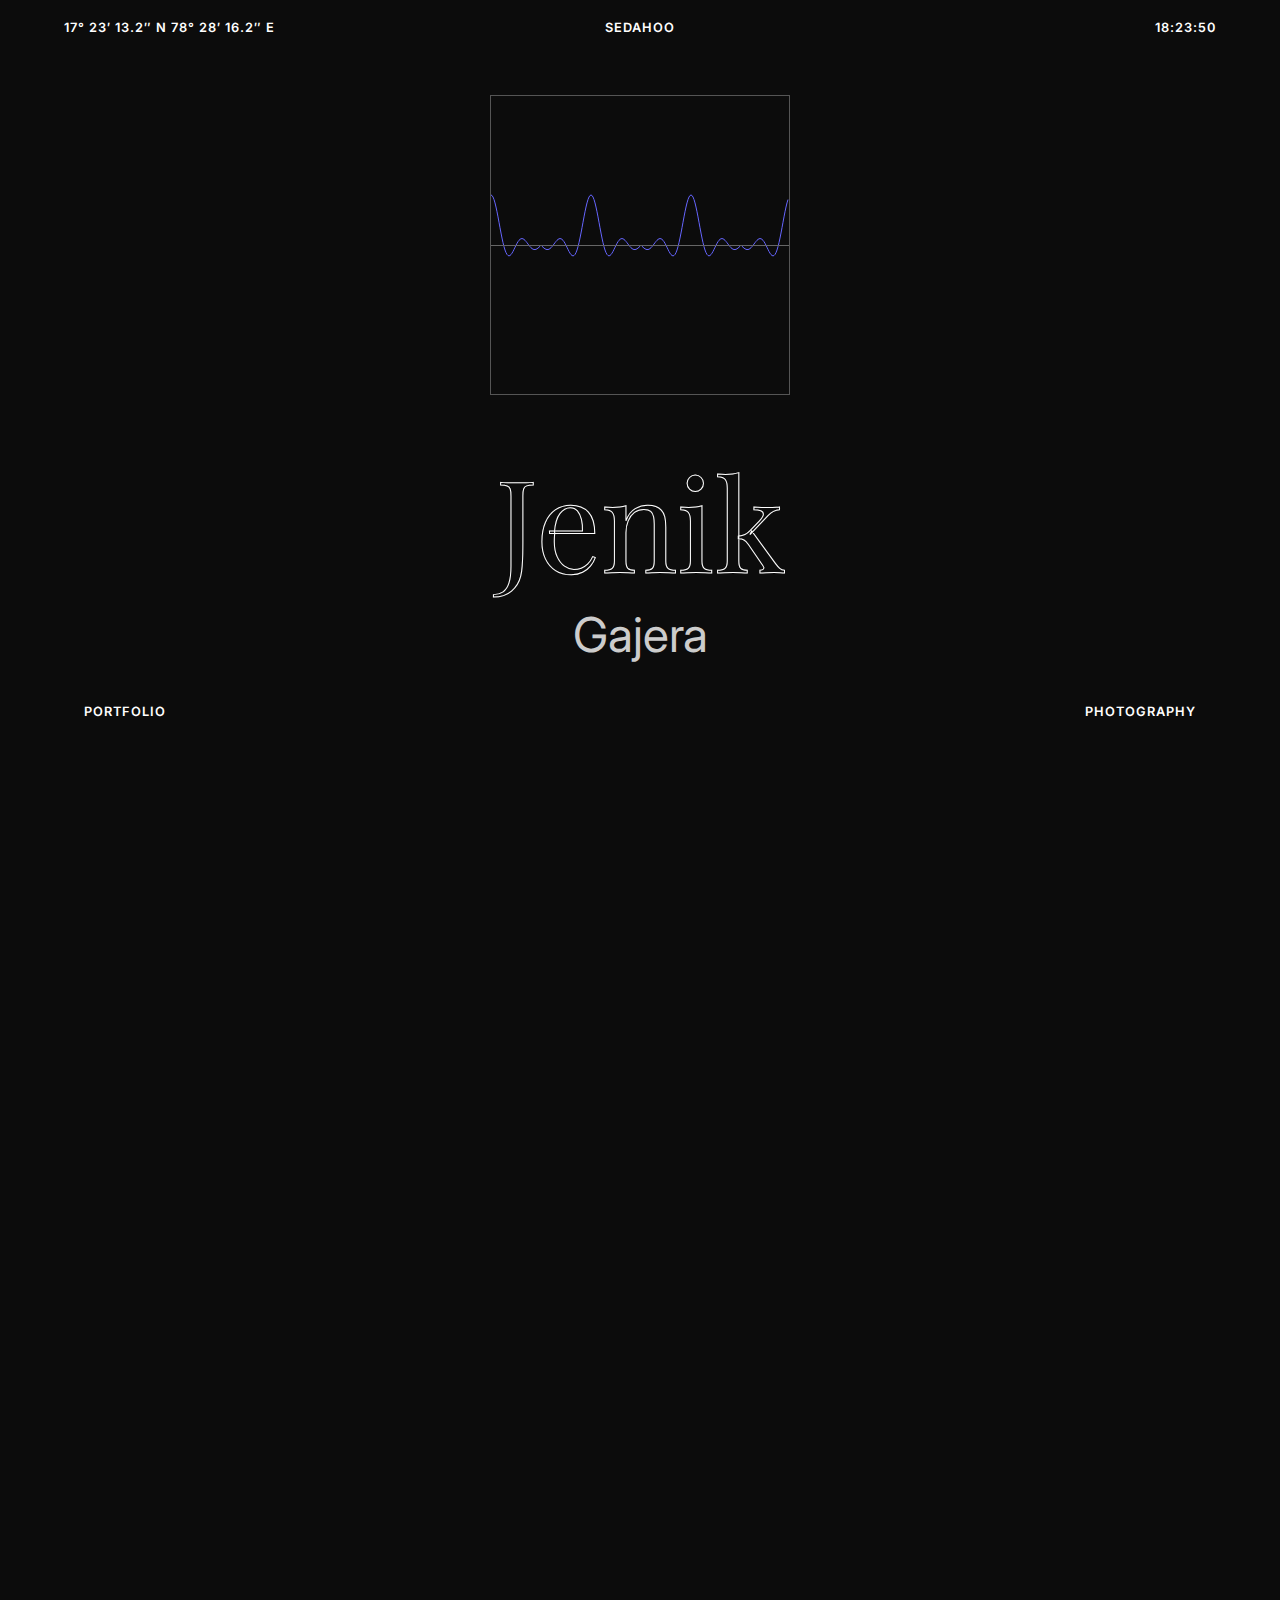
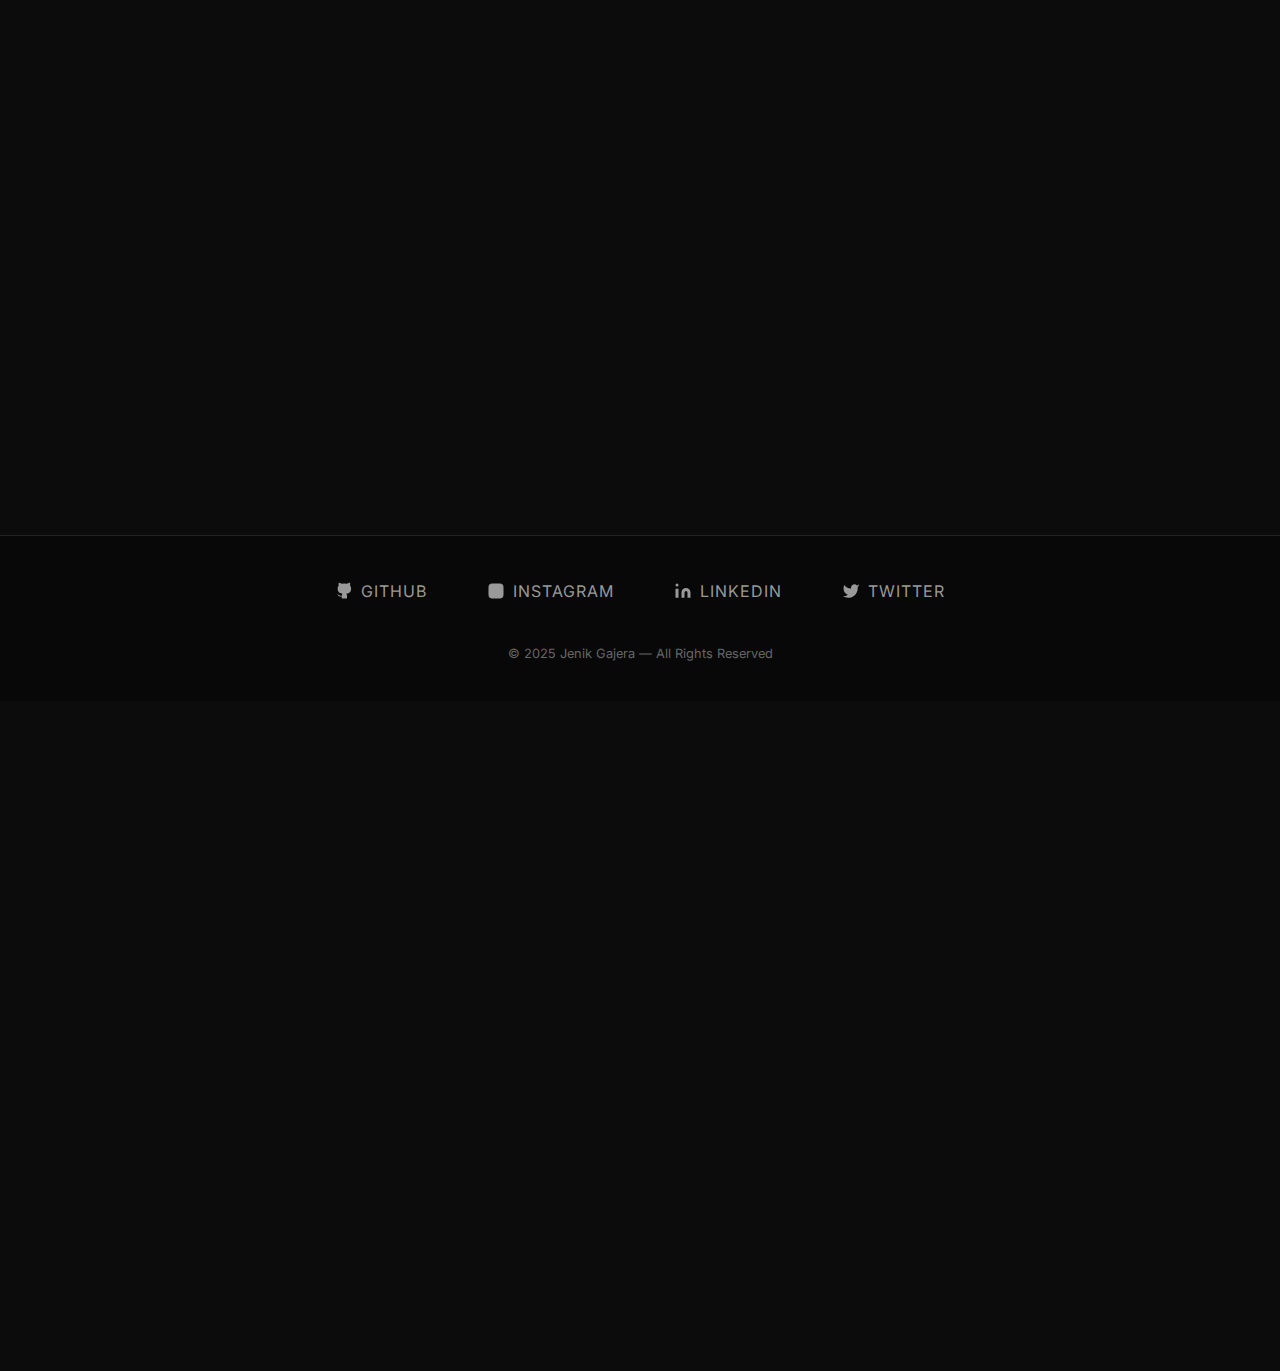
<file: index.html>
<!DOCTYPE html>
<html lang="en">
<head>
  <meta charset="UTF-8" />
  <meta name="viewport" content="width=device-width, initial-scale=1.0"/>
  <title>Jenik Gajera</title>
  <!-- Fonts: Playfair for name, Inter for text, Poppins for big headings -->
  <link href="https://fonts.googleapis.com/css2?family=Playfair+Display:wght@600&family=Inter:wght@400;700&family=Poppins:wght@700&display=swap" rel="stylesheet">
  <link rel="stylesheet" href="style.css" />
</head>
<body>
  <div class="wrapper">
    <div class="top-bar">
      <div class="coords">17° 23′ 13.2″ N 78° 28′ 16.2″ E</div>
      <div class="center">SEDAHOO</div>
      <div id="clock">--:--:--</div>
    </div>

    <!-- Sticky Navigation Bar - Shows when scrolling past the hero section -->
    <div class="sticky-bar" id="stickyBar">
      <div>PORTFOLIO</div>
      <div class="center">SEDAHOO</div>
      <div>PHOTOGRAPHY</div>
    </div>

    <div class="content">
      <div class="graphic-box">
        <canvas id="lineCanvas"></canvas>
        <div class="v-axis"></div>
        <div class="h-axis"></div>
      </div>
      <div class="name">
        <div class="jenik">Jenik</div>
        <div class="gajera">Gajera</div>
      </div>
      <div class="bottom-bar">
        <div>PORTFOLIO</div>
        <div>PHOTOGRAPHY</div>
      </div>
    </div>

    <!-- Fixed About Me Section -->
    <section class="about-section">
      <div class="about-heading">
        <h2>About Me</h2>
      </div>
      <div class="about-text">
        <p>
          I'm <span class="accent">Jenik Gajera</span>—a creative coder who turns math into motion,
          pixels into play, and ideas into interactive experiences. Whether I'm sketching functions
          on canvas or designing thoughtful interfaces, I keep it clean, intentional, and alive.
        </p>
        <p>
          Currently exploring new algorithms at IIIT‑Hyderabad and capturing life through my lens.
          This site is my playground—dive in, tinker, and connect!
        </p>
      </div>
    </section>
    
    <!-- Education Section - New -->
    <section class="education-section">
      <div class="education-heading">
        <h2>Education</h2>
      </div>
      <div class="education-timeline">
        <div class="education-item">
          <div class="education-year">2024 - Present</div>
          <div class="education-degree">B.Tech in Computer Science and Engineering</div>
          <div class="education-institution">International Institute of Information Technology, Hyderabad</div>
          <div class="education-details">
            Currently pursuing my bachelor's degree with a focus on algorithms and creative computing.
          </div>
        </div>
        
        <div class="education-item">
          <div class="education-year">2024</div>
          <div class="education-degree">Higher Secondary Education (Class 12)</div>
          <div class="education-institution">Central Board of Secondary Education</div>
          <div class="education-details">
            Completed with excellent academic standing and active participation in coding competitions.
          </div>
        </div>
      </div>
    </section>

    <!-- Technical Skills Section - Modified with expertise levels -->
    <section class="skills-section" >
      <div class="skills-heading">
        <h2>Technical Skills</h2>
      </div>
      
      <div class="expertise-container">
        <!-- Expert Level -->
        <div class="expertise-level">
          <h3 class="expertise-title">Expert</h3>
          <div class="skills-grid">
            <div class="skill-category">
              <h3>Development</h3>
              <ul>
                <li>HTML5 & CSS3</li>
                <li>JavaScript (ES6+)</li>
                <li>Canvas Animation</li>
              </ul>
            </div>
            
            <div class="skill-category">
              <h3>Creative</h3>
              <ul>
                <li>UI/UX Design</li>
                <li>Photography</li>
                <li>Visual Composition</li>
              </ul>
            </div>
          </div>
        </div>
        
        <!-- Familiar Level -->
        <div class="expertise-level">
          <h3 class="expertise-title">Familiar</h3>
          <div class="skills-grid">
            <div class="skill-category">
              <h3>Programming</h3>
              <ul>
                <li>Python</li>
                <li>C++</li>
                <li>Data Structures</li>
              </ul>
            </div>
            
            <div class="skill-category">
              <h3>Web Technologies</h3>
              <ul>
                <li>React.js</li>
                <li>Node.js</li>
                <li>Git & GitHub</li>
              </ul>
            </div>
          </div>
        </div>
        
        <!-- Learning Level -->
        <div class="expertise-level">
          <h3 class="expertise-title">Learning</h3>
          <div class="skills-grid">
            <div class="skill-category">
              <h3>Advanced Topics</h3>
              <ul>
                <li>Machine Learning</li>
                <li>Cloud Computing</li>
                <li>Advanced Algorithms</li>
              </ul>
            </div>
            
            <div class="skill-category">
              <h3>Tools & Frameworks</h3>
              <ul>
                <li>TensorFlow</li>
                <li>Docker</li>
                <li>WebGL</li>
              </ul>
            </div>
          </div>
        </div>
      </div>
    </section>

    <section class="photos-section">
      <div class="photos-heading">
        <h2>My Photos</h2>
      </div>
      <div class="photos-grid">
        <div class="photo-item">
          <img src="photo1.jpeg" alt="Photo 1" />
        </div>
        <div class="photo-item">
          <img src="photo2.PNG" alt="Photo 2" />
        </div>
        <div class="photo-item">
          <img src="photo3.jpg" alt="Photo 3" />
        </div>
      </div>
    </section>

    <!-- Email Contact Section with CV Download -->
    <section class="contact-section">
      <div class="contact-heading">
        <h2>Get In Touch</h2>
      </div>
      <div class="email-box" id="emailCopy">
        <span class="email-address">jenik.gajera@research.iiit.ac.in</span>
        <span class="email-copy">COPY</span>
      </div>
      
      <!-- CV Download Button -->
      <a href="Jenik_Gajera_Resume.pdf" class="cv-download">
        <svg xmlns="http://www.w3.org/2000/svg" width="16" height="16" viewBox="0 0 24 24" fill="none" stroke="currentColor" stroke-width="2" stroke-linecap="round" stroke-linejoin="round">
          <path d="M21 15v4a2 2 0 0 1-2 2H5a2 2 0 0 1-2-2v-4"></path>
          <polyline points="7 10 12 15 17 10"></polyline>
          <line x1="12" y1="15" x2="12" y2="3"></line>
        </svg>
        DOWNLOAD CV
      </a>
      
      <div class="copy-notification" id="copyNotification">Email copied to clipboard!</div>
    </section>
  </div>

  <!-- Social Footer -->
  <footer class="social-footer" id="stickyBar">
    <div class="footer-content">
      <div class="social-links">
        <a href="https://github.com/Sedahoo" target="_blank" class="social-link">
          <svg class="social-icon" xmlns="http://www.w3.org/2000/svg" viewBox="0 0 24 24">
            <path d="M9 19c-5 1.5-5-2.5-7-3m14 6v-3.87a3.37 3.37 0 0 0-.94-2.61c3.14-.35 6.44-1.54 6.44-7A5.44 5.44 0 0 0 20 4.77 5.07 5.07 0 0 0 19.91 1S18.73.65 16 2.48a13.38 13.38 0 0 0-7 0C6.27.65 5.09 1 5.09 1A5.07 5.07 0 0 0 5 4.77a5.44 5.44 0 0 0-1.5 3.78c0 5.42 3.3 6.61 6.44 7A3.37 3.37 0 0 0 9 18.13V22"></path>
          </svg>
          GitHub
        </a>
        <a href="https://www.instagram.com/jenik_gajera" target="_blank" class="social-link">
          <svg class="social-icon" xmlns="http://www.w3.org/2000/svg" viewBox="0 0 24 24">
            <rect x="2" y="2" width="20" height="20" rx="5" ry="5"></rect>
            <path d="M16 11.37A4 4 0 1 1 12.63 8 4 4 0 0 1 16 11.37z"></path>
            <line x1="17.5" y1="6.5" x2="17.51" y2="6.5"></line>
          </svg>
          Instagram
        </a>
        <a href="https://www.linkedin.com/in/jenik-gajera-9a889a338/" target="_blank" class="social-link">
          <svg class="social-icon" xmlns="http://www.w3.org/2000/svg" viewBox="0 0 24 24">
            <path d="M16 8a6 6 0 0 1 6 6v7h-4v-7a2 2 0 0 0-2-2 2 2 0 0 0-2 2v7h-4v-7a6 6 0 0 1 6-6z"></path>
            <rect x="2" y="9" width="4" height="12"></rect>
            <circle cx="4" cy="4" r="2"></circle>
          </svg>
          LinkedIn
        </a>
        <a href="https://x.com/JenikGajera1" target="_blank" class="social-link">
          <svg class="social-icon" xmlns="http://www.w3.org/2000/svg" viewBox="0 0 24 24">
            <path d="M23 3a10.9 10.9 0 0 1-3.14 1.53 4.48 4.48 0 0 0-7.86 3v1A10.66 10.66 0 0 1 3 4s-4 9 5 13a11.64 11.64 0 0 1-7 2c9 5 20 0 20-11.5a4.5 4.5 0 0 0-.08-.83A7.72 7.72 0 0 0 23 3z"></path>
          </svg>
          Twitter
        </a>
      </div>
      <div class="copyright">© 2025 Jenik Gajera — All Rights Reserved</div>
    </div>
  </footer>

  <script>
    // Clock
    function updateClock() {
      document.getElementById('clock').textContent =
        new Date().toLocaleTimeString([], {hour12:false});
    }
    setInterval(updateClock,1000);
    updateClock();

    // Canvas animation
    const canvas = document.getElementById("lineCanvas"),
          ctx = canvas.getContext("2d");
    canvas.width = canvas.offsetWidth;
    canvas.height = canvas.offsetHeight;
    let t = 0;
    function drawFunction(){
      ctx.clearRect(0,0,canvas.width,canvas.height);
      ctx.beginPath();
      ctx.strokeStyle="#66f";
      ctx.lineWidth=1;
      for(let x=0;x<canvas.width;x++){
        let c=(x+t)%100-50;
        if(c===0) c=0.0001;
        const y=(canvas.height/2)-200*Math.sin(0.25*c)/c;
        x===0?ctx.moveTo(x,y):ctx.lineTo(x,y);
      }
      ctx.stroke();
      t++;
      requestAnimationFrame(drawFunction);
    }
    drawFunction();
    
    // Email copy functionality
    document.getElementById('emailCopy').addEventListener('click', function() {
      const emailText = document.querySelector('.email-address').textContent;
      navigator.clipboard.writeText(emailText).then(() => {
        const notification = document.getElementById('copyNotification');
        notification.style.transform = 'translateX(-50%) translateY(0)';
        notification.style.opacity = '1';
        
        setTimeout(() => {
          notification.style.transform = 'translateX(-50%) translateY(100px)';
          notification.style.opacity = '0';
        }, 2000);
      });
    });
    
    // Sticky nav bar functionality
    window.addEventListener('scroll', function() {
      const stickyBar = document.getElementById('stickyBar');
      const contentSection = document.querySelector('.content');
      
      // Show sticky bar after scrolling past the hero section
      if (window.scrollY > contentSection.offsetHeight - 100) {
        stickyBar.classList.add('visible');
      } else {
        stickyBar.classList.remove('visible');
      }
    });
    
    // Add scroll reveal animations
    window.addEventListener('DOMContentLoaded', () => {
      const sections = document.querySelectorAll('section');
      
      const observer = new IntersectionObserver((entries) => {
        entries.forEach(entry => {
          if (entry.isIntersecting) {
            entry.target.classList.add('visible');
          }
        });
      }, { threshold: 0.1 });
      
      sections.forEach(section => {
        section.style.opacity = '0';
        section.style.transform = 'translateY(30px)';
        section.style.transition = 'opacity 0.6s ease, transform 0.6s ease';
        observer.observe(section);
      });
    });
  </script>
  <script>
    function getEventObjectType(target) {
      if (target.tagName === 'IMG') return 'image';
      if (target.tagName === 'A') return 'link';
      if (target.tagName === 'BUTTON') return 'button';
      if (target.tagName === 'INPUT' || target.tagName === 'TEXTAREA') return 'text input';
      if (target.tagName === 'DIV' && target.className.includes('email-box')) return 'email box';
      return 'text';
    }
  
    // Log page load
    window.addEventListener('DOMContentLoaded', () => {
      const timestamp = new Date().toISOString();
      console.log(`${timestamp}, view, page loaded`);
  
      // Set up view tracking for visible elements
      const observer = new IntersectionObserver((entries) => {
        entries.forEach(entry => {
          if (entry.isIntersecting) {
            const timestamp = new Date().toISOString();
            const type = getEventObjectType(entry.target);
            console.log(`${timestamp}, view, ${type}`);
            // DO NOT unobserve — keep tracking it
          }
        });
      }, {
        threshold: 0.5, // fire when 50% visible
      });
  
      // Observe all relevant elements
      document.querySelectorAll('img, a, button, input, textarea, .email-box, p, span, h1, h2, h3, h4, h5, h6').forEach(el => {
        observer.observe(el);
      });
    });
  
    // Log clicks
    document.addEventListener('click', (e) => {
      const timestamp = new Date().toISOString();
      const type = getEventObjectType(e.target);
      console.log(`${timestamp}, click, ${type}`);
    });
  </script>
  
  
  <section class="text-analyzer">
  <h2>Text Analyzer</h2>
  <textarea class="analyzer-input" placeholder="Enter your text here..."></textarea>
  <button class="analyze-btn">Analyze</button>
  <div class="analysis-results" id="analysisOutput">
    <!-- Output will be dynamically inserted here -->
  </div>
</section>
<script>
  document.addEventListener('DOMContentLoaded', () => {
    const analyzeBtn = document.querySelector('.analyze-btn');
    const input = document.querySelector('.analyzer-input');
    const output = document.getElementById('analysisOutput');

    analyzeBtn.addEventListener('click', () => {
      const text = input.value.trim().toLowerCase();

      if (!text) {
        output.innerHTML = `<span>No input provided.</span>`;
        return;
      }

      // Basic stats
      const words = text.match(/\b\w+\b/g) || [];
      const wordCount = words.length;
      const newlineCount = (text.match(/\n/g) || []).length;
      const charCount = text.replace(/\s/g, '').length;
      const paragraphCount = text.split(/\n+/).filter(p => p.trim().length > 0).length;
      const specialSymbolCount = (text.match(/[^a-z0-9\s]/gi) || []).length;

      // === GROUP DEFINITIONS ===
      const pronouns = ["i", "me", "you", "he", "him", "she", "her", "it", "we", "us", "they", "them", "my", "your", "his", "her", "its", "our", "their", "mine", "yours", "hers", "ours", "theirs"];
      const prepositions = ["in", "on", "at", "by", "for", "with", "about", "against", "between", "into", "through", "during", "before", "after", "above", "below", "to", "from", "up", "down", "off", "over", "under"];
      const articles = ["a", "an"];

      const countTokens = (groupList) => {
        const counts = {};
        for (let word of words) {
          if (groupList.includes(word)) {
            counts[word] = (counts[word] || 0) + 1;
          }
        }
        return counts;
      };

      const pronounCounts = countTokens(pronouns);
      const prepositionCounts = countTokens(prepositions);
      const articleCounts = countTokens(articles);

      const formatGroupCounts = (groupName, counts) => {
        const entries = Object.entries(counts);
        if (entries.length === 0) return `<div><strong><span>${groupName}:</span></strong> None found.</div>`;
        return `
          <div><strong><span>${groupName}:</span></strong></div>
          <ul>${entries.map(([k, v]) => `<li>${k} — ${v}</li>`).join('')}</ul>
        `;
      };

      // === OUTPUT ===
      output.innerHTML = `
        <div><span>Words:</span> ${wordCount}</div>
        <div><span>Newlines:</span> ${newlineCount}</div>
        <div><span>Characters (no spaces):</span> ${charCount}</div>
        <div><span>Paragraphs:</span> ${paragraphCount}</div>
        <div><span>Special Symbols:</span> ${specialSymbolCount}</div>
        <hr>
        ${formatGroupCounts('Pronouns', pronounCounts)}
        ${formatGroupCounts('Prepositions', prepositionCounts)}
        ${formatGroupCounts('Indefinite Articles', articleCounts)}
      `;
    });
  });
</script>
  
  
  
  
</body>
</html>
</file>
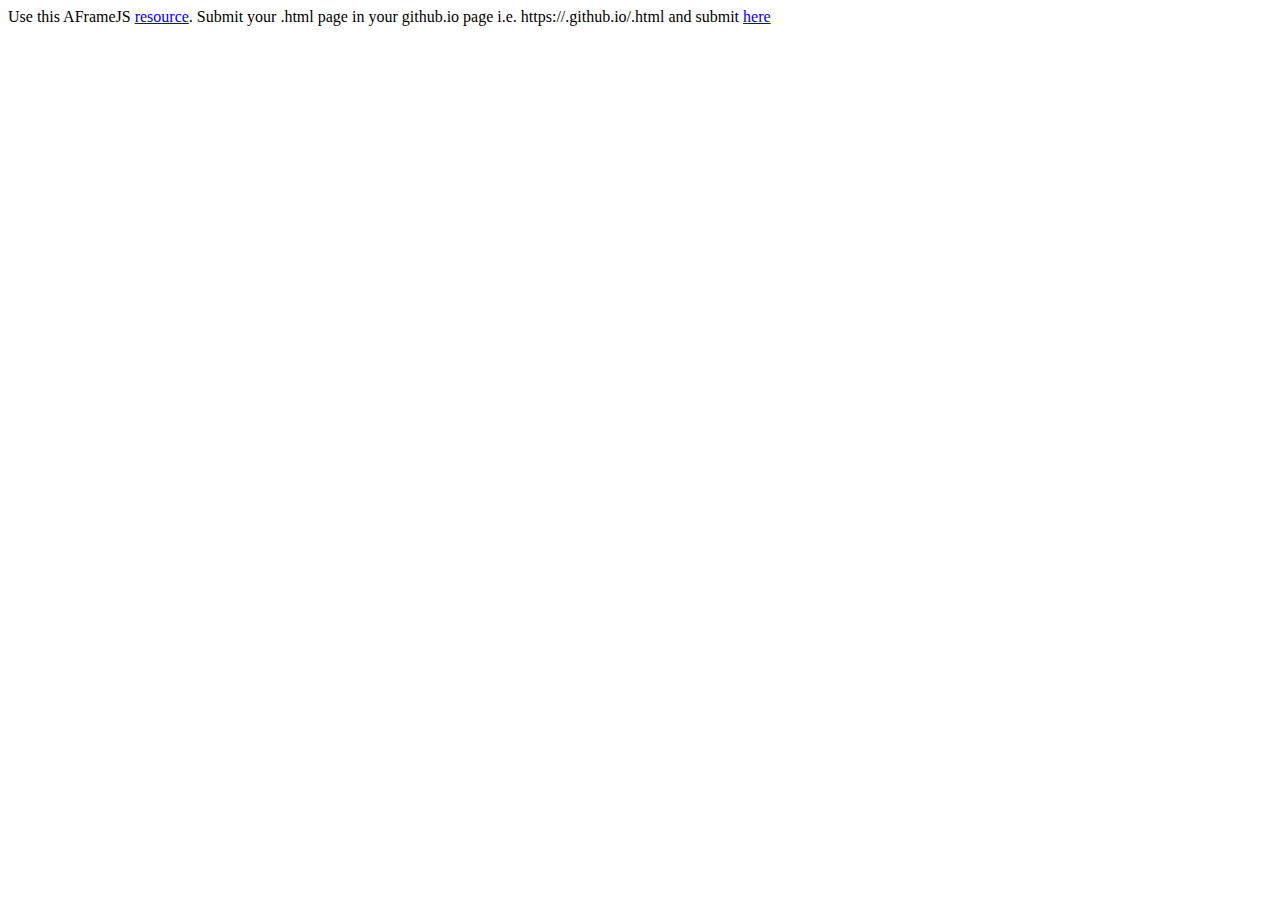
<file: 2024113026.html>
<html>
  <head>
    <script src="https://aframe.io/releases/1.7.0/aframe.min.js"></script>
  </head>
  <body>
    <a-scene>
      <a-box position="0 0.5 -3" rotation="0 0 0" color="#4CC3D9"></a-box>
      <a-plane position="0 0 -3" rotation="-90 0 0" width="4" height="4" color="#7BC8A4"></a-plane>
      <a-cone position="0 1.5 -3" radius-bottom="0.5" height="1" color="#EF2D5E"></a-cone>
      <a-octahedron position="0 2.5 -3" radius="0.5" color="#FFC65D"></a-octahedron>
      <a-sky color="#ECECEC"></a-sky>
    </a-scene>
    <p>Use this AFrameJS <a href="https://aframe.io/docs/1.7.0/components/geometry.html" target="_blank">resource</a>. 
      Submit your <rollnumber>.html page in your github.io page i.e. https://<yourdomain>.github.io/<rollnumber>.html and submit 
        <a href="https://forms.office.com/Pages/ResponsePage.aspx?id=vDsaA3zPK06W7IZ1VVQKHFzW4INMf2JMjyL9qPnlPbNUMkpZQkY1SlpKWUtQWTY5RVVNS0k2RFQyRi4u" target="_blank">here</a> </p>
  </body>
</html>
</file>
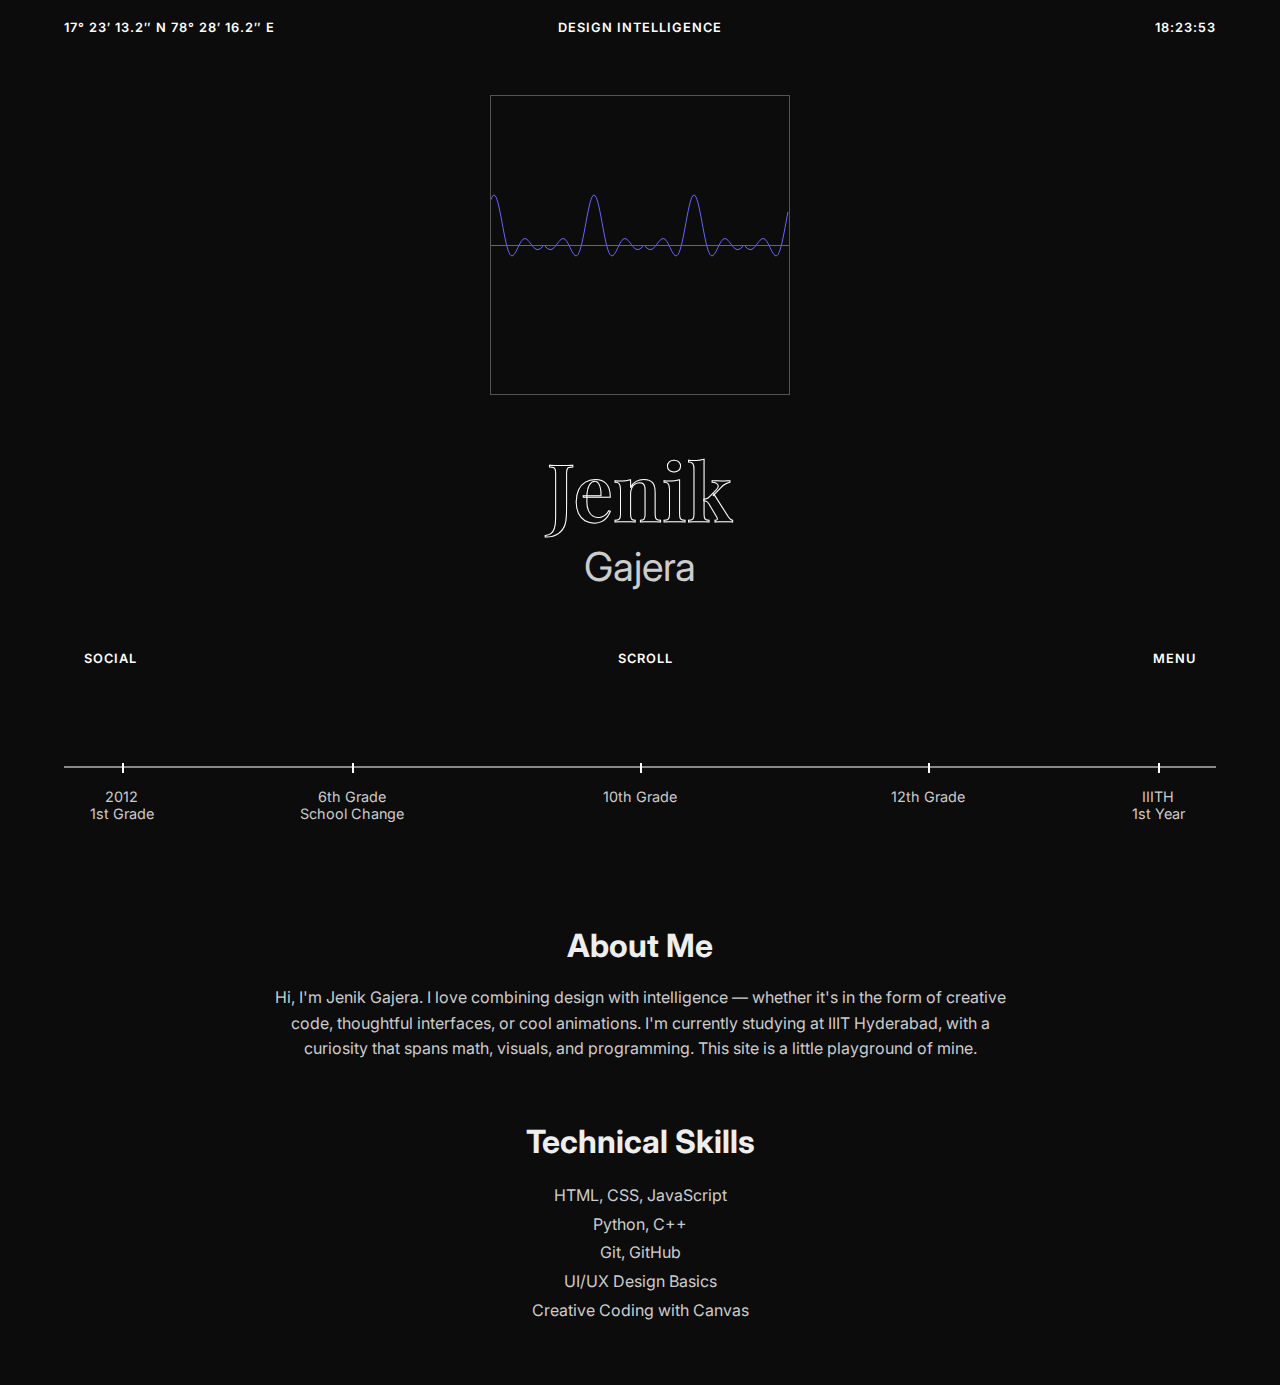
<file: main.html>
<!DOCTYPE html>
<html lang="en">
<head>
  <meta charset="UTF-8" />
  <meta name="viewport" content="width=device-width, initial-scale=1.0" />
  <title>Jenik Gajera</title>
  <link href="https://fonts.googleapis.com/css2?family=Playfair+Display:wght@600&family=Inter:wght@400;700&display=swap" rel="stylesheet">
  <style>
    * {
      margin: 0;
      padding: 0;
      box-sizing: border-box;
    }

    body {
      background-color: #0c0c0c;
      color: #fff;
      font-family: 'Inter', sans-serif;
      overflow-x: hidden;
    }

    .wrapper {
      min-height: 100vh;
      display: flex;
      flex-direction: column;
    }

    .top-bar, .bottom-bar {
      width: 100%;
      display: flex;
      justify-content: space-between;
      padding: 20px 5vw;
      font-size: 0.8rem;
      letter-spacing: 1px;
      font-weight: 600;
      position: relative;
    }

    .top-bar .center {
      position: absolute;
      top: 20px;
      left: 50%;
      transform: translateX(-50%);
    }

    .coords, #clock {
      white-space: nowrap;
    }

    @media (max-width: 768px) {
      .coords, #clock {
        display: none;
      }
    }

    .content {
      flex-grow: 1;
      display: flex;
      flex-direction: column;
      align-items: center;
      justify-content: center;
      padding: 40px 20px;
      gap: 40px;
    }

    .graphic-box {
      width: 300px;
      height: 300px;
      border: 1px solid #555;
      position: relative;
      overflow: hidden;
    }

    canvas {
      width: 100%;
      height: 100%;
      display: block;
    }

    .v-axis, .h-axis {
      position: absolute;
      background-color: #666;
    }

    .v-axis {
      width: 1px;
      height: 100%;
      left: 50%;
      animation: moveX 6s ease-in-out infinite;
    }

    .h-axis {
      height: 1px;
      width: 100%;
      top: 50%;
      animation: moveY 6s ease-in-out infinite;
    }

    @keyframes moveX {
      0%, 100% { left: 50%; }
      50% { left: 53%; }
    }

    @keyframes moveY {
      0%, 100% { top: 50%; }
      50% { top: 47%; }
    }

    .name {
      text-align: center;
    }

    .jenik {
      font-family: 'Playfair Display', serif;
      font-size: 5rem;
      font-weight: 600;
      -webkit-text-stroke: 1px white;
      color: transparent;
    }

    .gajera {
      font-size: 2.5rem;
      font-weight: 400;
      color: #ccc;
    }

    .timeline {
      width: 90%;
      margin: 40px auto 20px;
      position: relative;
      border-top: 2px solid #888;
      height: 100px;
    }

    .tick {
      position: absolute;
      top: -5px;
      width: 2px;
      height: 10px;
      background: #fff;
    }

    .milestone {
      position: absolute;
      top: 20px;
      color: #ccc;
      font-size: 0.9rem;
      transform: translateX(-50%);
      text-align: center;
    }

    .about-section {
      padding: 40px 20px;
      max-width: 800px;
      margin: 0 auto;
      text-align: center;
    }

    .about-section h2 {
      font-size: 2rem;
      margin-bottom: 20px;
      color: #eee;
    }

    .about-section p {
      font-size: 1rem;
      line-height: 1.6;
      color: #ccc;
    }

    .skills-section {
      padding: 20px 20px 60px;
      max-width: 800px;
      margin: 0 auto;
      text-align: center;
    }

    .skills-section h2 {
      font-size: 2rem;
      margin-bottom: 20px;
      color: #eee;
    }

    .skills-section ul {
      list-style: none;
      color: #ccc;
      font-size: 1rem;
      line-height: 1.8;
    }
  </style>
</head>
<body>
  <div class="wrapper">
    <div class="top-bar">
      <div class="coords">17° 23′ 13.2″ N 78° 28′ 16.2″ E</div>
      <div class="center">DESIGN INTELLIGENCE</div>
      <div id="clock">--:--:--</div>
    </div>

    <div class="content">
      <div class="graphic-box">
        <canvas id="lineCanvas"></canvas>
        <div class="v-axis"></div>
        <div class="h-axis"></div>
      </div>

      <div class="name">
        <div class="jenik">Jenik</div>
        <div class="gajera">Gajera</div>
      </div>

      <div class="bottom-bar">
        <div>SOCIAL</div>
        <div>SCROLL</div>
        <div>MENU</div>
      </div>
    </div>

    <div class="timeline">
      <div class="tick" style="left: 5%"></div>
      <div class="milestone" style="left: 5%">2012<br>1st Grade</div>

      <div class="tick" style="left: 25%"></div>
      <div class="milestone" style="left: 25%">6th Grade<br>School Change</div>

      <div class="tick" style="left: 50%"></div>
      <div class="milestone" style="left: 50%">10th Grade</div>

      <div class="tick" style="left: 75%"></div>
      <div class="milestone" style="left: 75%">12th Grade</div>

      <div class="tick" style="left: 95%"></div>
      <div class="milestone" style="left: 95%">IIITH<br>1st Year</div>
    </div>

    <div class="about-section">
      <h2>About Me</h2>
      <p>
        Hi, I'm Jenik Gajera. I love combining design with intelligence — whether it's in the form of creative code, thoughtful interfaces, or cool animations. I'm currently studying at IIIT Hyderabad, with a curiosity that spans math, visuals, and programming. This site is a little playground of mine.
      </p>
    </div>

    <div class="skills-section">
      <h2>Technical Skills</h2>
      <ul>
        <li>HTML, CSS, JavaScript</li>
        <li>Python, C++</li>
        <li>Git, GitHub</li>
        <li>UI/UX Design Basics</li>
        <li>Creative Coding with Canvas</li>
      </ul>
    </div>
  </div>

  <script>
    function updateClock() {
      const now = new Date();
      const timeString = now.toLocaleTimeString([], { hour12: false });
      document.getElementById('clock').textContent = timeString;
    }
    setInterval(updateClock, 1000);
    updateClock();
    
    const canvas = document.getElementById("lineCanvas");
    const ctx = canvas.getContext("2d");
    canvas.width = canvas.offsetWidth;
    canvas.height = canvas.offsetHeight;
    
    let t = 0;
    function drawFunction() {
      ctx.clearRect(0, 0, canvas.width, canvas.height);
    
      ctx.beginPath();
      ctx.strokeStyle = "#66f";
      ctx.lineWidth = 1;
    
      for (let x = 0; x < canvas.width; x++) {
        let c = (x+t)%100 - 50;
        if(c == 0)  c = 0.0001;
        const y = (canvas.height / 2) - 200*Math.sin(0.25*c)/c;
        x === 0 ? ctx.moveTo(x, y) : ctx.lineTo(x, y);
      }
    
      ctx.stroke();
      t += 1;
      requestAnimationFrame(drawFunction);
    }
    
    drawFunction();
    
  </script>
</body>
</html>
</file>
<file: style.css>
/* Reset */
    * { margin:0; padding:0; box-sizing:border-box; }

    body {
      background: #0c0c0c;
      color: #fff;
      font-family: 'Inter', sans-serif;
      overflow-x: hidden;
    }

    .wrapper {
      display: flex;
      flex-direction: column;
      min-height: 100vh;
    }

    /* Top Bar */
    .top-bar {
      width:100%; display:flex; justify-content:space-between;
      padding:20px 5vw; font-size:.8rem; letter-spacing:1px; font-weight:600;
      position:relative;
    }
    .top-bar .center {
      position:absolute; top:20px; left:50%; transform:translateX(-50%);
    }
    @media (max-width:768px){
      .coords, #clock { display:none; }
    }

    /* Sticky Nav Bar */
    .sticky-bar {
      width: 100%;
      display: flex;
      justify-content: space-between;
      padding: 20px 5vw;
      font-size: .8rem;
      letter-spacing: 1px;
      font-weight: 600;
      position: fixed;
      top: -60px;
      left: 0;
      z-index: 1000;
      background: rgba(12, 12, 12, 0.9);
      backdrop-filter: blur(10px);
      border-bottom: 1px solid #222;
      transition: top 0.3s ease;
    }
    
    .sticky-bar.visible {
      top: 0;
    }

    /* Hero / Canvas + Name */
    .content {
      flex-grow:1;
      display:flex; flex-direction:column;
      align-items:center; justify-content:center;
      padding:40px 20px; gap:40px;
    }
    .graphic-box {
      width:300px; height:300px;
      border:1px solid #555;
      position:relative; overflow:hidden;
    }
    canvas { width:100%; height:100%; display:block; }
    .v-axis, .h-axis { position:absolute; background:#666; }
    .v-axis { width:1px; height:100%; left:50%; animation:moveX 6s ease-in-out infinite; }
    .h-axis { height:1px; width:100%; top:50%; animation:moveY 6s ease-in-out infinite; }
    @keyframes moveX {0%,100%{left:50%}50%{left:53%}}
    @keyframes moveY {0%,100%{top:50%}50%{top:47%}}

    .name { text-align:center; }
    .jenik {
      font-family:'Playfair Display', serif;
      font-size:clamp(4rem,10vw,8rem);
      -webkit-text-stroke:1px #fff; color:transparent;
    }
    .gajera {
      font-size:clamp(2rem,5vw,3rem); color:#ccc;
    }
    .bottom-bar { 
      width:100%; 
      display:flex; 
      justify-content:space-between;
      padding:20px 5vw; 
      font-size:.8rem; 
      letter-spacing:1px; 
      font-weight:600;
      position:relative;
      padding-top:0;
    }

    /* About Me Section - Enhanced without image */
    .about-section {
      display: flex;
      flex-direction: column;
      align-items: center;
      width: 100%;
      max-width: 900px;
      margin: 120px auto 80px;
      padding: 0 20px;
      position: relative;
    }
    
    .about-section::before {
      content: "";
      position: absolute;
      top: -60px;
      left: 50%;
      transform: translateX(-50%);
      width: 1px;
      height: 40px;
      background: linear-gradient(to bottom, transparent, #66f);
    }
    
    .about-heading {
      position: relative;
      margin-bottom: 40px;
      align-self: flex-start;
    }
    
    .about-section h2 {
      font-family: 'Poppins', sans-serif;
      font-weight: 700;
      font-size: clamp(3rem, 10vw, 6rem);
      color: transparent;
      -webkit-text-stroke: 1px #fff;
      line-height: 0.9;
      text-align: left;
      letter-spacing: -2px;
      transform: translateX(-6px);
    }
    
    .about-section h2::after {
      content: "About Me";
      position: absolute;
      top: 0;
      left: 0;
      color: #fff;
      -webkit-text-stroke: 0;
      opacity: 0.1;
      filter: blur(1px);
    }
    
    .about-text {
      width: 100%;
    }
    
    .about-text p {
      width: 100%;
      margin-top: 20px;
      font-size: 1.1rem;
      line-height: 1.8;
      color: #bbb;
      text-align: left;
      position: relative;
      transition: all 0.3s ease;
      opacity: 1; /* Make sure paragraphs are visible */
    }
    
    .about-text p:hover {
      color: #eee;
    }
    
    .about-text .accent {
      color: #66f;
      font-weight: 600;
      position: relative;
      display: inline-block;
    }
    
    .about-text .accent::after {
      content: '';
      position: absolute;
      bottom: -2px;
      left: 0;
      width: 0;
      height: 1px;
      background: #66f;
      transition: width 0.3s ease;
    }
    
    .about-text .accent:hover::after {
      width: 100%;
    }

    @media (max-width: 900px) {
      .about-section {
        margin: 80px auto 60px;
      }
      
      .about-section h2 {
        text-align: center;
        transform: translateX(0);
      }
      
      .about-text p {
        text-align: center;
      }
      
      .about-heading {
        align-self: center;
      }
    }

    /* Education Section - New */
    .education-section {
      width: 100%;
      max-width: 900px;
      margin: 0 auto 80px;
      padding: 40px 20px;
      position: relative;
      display: flex;
      flex-direction: column;
      align-items: center;
    }
    
    .education-section::before {
      content: "";
      position: absolute;
      top: -40px;
      left: 50%;
      transform: translateX(-50%);
      width: 1px;
      height: 40px;
      background: linear-gradient(to bottom, transparent, #66f);
    }
    
    .education-heading {
      align-self: flex-start;
      position: relative;
      margin-bottom: 50px;
    }
    
    .education-section h2 {
      font-family: 'Poppins', sans-serif;
      font-weight: 700;
      font-size: clamp(2.5rem, 8vw, 4rem);
      color: transparent;
      -webkit-text-stroke: 1px #fff;
      line-height: 0.9;
      letter-spacing: -1px;
    }
    
    .education-section h2::after {
      content: "Education";
      position: absolute;
      top: 0;
      left: 0;
      color: #fff;
      -webkit-text-stroke: 0;
      opacity: 0.1;
      filter: blur(1px);
    }
    
    .education-timeline {
      width: 100%;
      padding-left: 20px;
      border-left: 1px solid rgba(102, 102, 255, 0.3);
    }
    
    .education-item {
      position: relative;
      padding-left: 30px;
      margin-bottom: 40px;
    }
    
    .education-item::before {
      content: "";
      position: absolute;
      left: -10px;
      top: 5px;
      width: 20px;
      height: 20px;
      border-radius: 50%;
      background: #66f;
      opacity: 0.8;
    }
    
    .education-year {
      font-size: 1rem;
      color: #66f;
      margin-bottom: 8px;
      font-weight: 600;
    }
    
    .education-degree {
      font-size: 1.3rem;
      color: #fff;
      margin-bottom: 8px;
    }
    
    .education-institution {
      font-size: 1.1rem;
      color: #ccc;
      margin-bottom: 5px;
    }
    
    .education-details {
      font-size: 0.95rem;
      color: #999;
      line-height: 1.6;
    }
    
    @media (max-width: 768px) {
      .education-heading {
        align-self: center;
      }
      
      .education-section h2 {
        text-align: center;
      }
      
      .education-timeline {
        padding-left: 0;
        border-left: none;
      }
      
      .education-item {
        padding-left: 0;
        text-align: center;
      }
      
      .education-item::before {
        display: none;
      }
    }

    /* Skills Section - Modified with expertise levels */
    .skills-section {
      width: 100%;
      max-width: 900px;
      margin: 0 auto 80px;
      padding: 40px 20px;
      position: relative;
      display: flex;
      flex-direction: column;
      align-items: center;
    }
    
    .skills-section::before {
      content: "";
      position: absolute;
      top: -40px;
      left: 50%;
      transform: translateX(-50%);
      width: 1px;
      height: 40px;
      background: linear-gradient(to bottom, transparent, #66f);
    }
    
    .skills-heading {
      align-self: flex-start;
      position: relative;
      margin-bottom: 50px;
    }
    
    .skills-section h2 {
      font-family: 'Poppins', sans-serif;
      font-weight: 700;
      font-size: clamp(2.5rem, 8vw, 4rem);
      color: transparent;
      -webkit-text-stroke: 1px #fff;
      line-height: 0.9;
      letter-spacing: -1px;
    }
    
    .skills-section h2::after {
      content: "Technical Skills";
      position: absolute;
      top: 0;
      left: 0;
      color: #fff;
      -webkit-text-stroke: 0;
      opacity: 0.1;
      filter: blur(1px);
    }
    
    .expertise-container {
      width: 100%;
      margin-bottom: 40px;
    }
    
    .expertise-level {
      margin-bottom: 30px;
    }
    
    .expertise-title {
      font-size: 1.5rem;
      color: #66f;
      margin-bottom: 15px;
      padding-bottom: 8px;
      border-bottom: 1px solid rgba(102, 102, 255, 0.3);
    }
    
    .skills-grid {
      display: grid;
      grid-template-columns: repeat(auto-fill, minmax(200px, 1fr));
      gap: 40px;
      width: 100%;
    }
    
    .skill-category {
      display: flex;
      flex-direction: column;
      gap: 15px;
      opacity: 1; /* Ensure categories are visible */
    }
    
    .skill-category h3 {
      font-size: 1.2rem;
      color: #fff;
      margin-bottom: 5px;
      position: relative;
      display: inline-block;
      padding-bottom: 8px;
    }
    
    .skill-category h3::after {
      content: "";
      position: absolute;
      bottom: 0;
      left: 0;
      width: 30px;
      height: 1px;
      background: #66f;
    }
    
    .skill-category ul {
      list-style: none;
      padding: 0;
    }
    
    .skill-category li {
      color: #ccc;
      margin-bottom: 8px;
      padding-left: 18px;
      position: relative;
      transition: transform 0.2s ease, color 0.2s ease;
    }
    
    .skill-category li::before {
      content: "→";
      position: absolute;
      left: 0;
      color: #66f;
      opacity: 0.7;
    }
    
    .skill-category li:hover {
      transform: translateX(5px);
      color: #fff;
    }
    
    @media (max-width: 768px) {
      .skills-grid {
        grid-template-columns: 1fr;
        gap: 30px;
      }
      
      .skills-heading {
        align-self: center;
      }
      
      .skills-section h2 {
        text-align: center;
      }
    }

    /* Email Contact Section */
    .contact-section {
      width: 100%;
      max-width: 900px;
      margin: 0 auto 100px;
      padding: 40px 20px;
      position: relative;
      text-align: center;
    }
    
    .contact-section::before {
      content: "";
      position: absolute;
      top: -40px;
      left: 50%;
      transform: translateX(-50%);
      width: 1px;
      height: 40px;
      background: linear-gradient(to bottom, transparent, #66f);
    }
    
    .contact-heading {
      margin-bottom: 30px;
    }
    
    .contact-section h2 {
      font-family: 'Poppins', sans-serif;
      font-weight: 700;
      font-size: clamp(2rem, 6vw, 3.5rem);
      color: transparent;
      -webkit-text-stroke: 1px #fff;
      line-height: 1;
      letter-spacing: -1px;
    }
    
    .email-box {
      display: inline-flex;
      align-items: center;
      padding: 12px 25px;
      background: rgba(102, 102, 255, 0.1);
      border: 1px solid rgba(102, 102, 255, 0.3);
      border-radius: 4px;
      transition: all 0.3s ease;
      cursor: pointer;
      margin-bottom: 25px;
    }
    
    .email-box:hover {
      background: rgba(102, 102, 255, 0.15);
      transform: translateY(-3px);
      box-shadow: 0 5px 15px rgba(102, 102, 255, 0.2);
    }
    
    .email-address {
      font-size: 1.1rem;
      color: #eee;
      letter-spacing: 0.5px;
    }
    
    .email-copy {
      margin-left: 15px;
      font-size: 0.8rem;
      color: #66f;
      opacity: 0.8;
      transition: opacity 0.3s ease;
    }
    
    .email-box:hover .email-copy {
      opacity: 1;
    }
    
    /* CV Download Button */
    .cv-download {
      display: inline-flex;
      align-items: center;
      padding: 12px 25px;
      background: rgba(102, 102, 255, 0.8);
      border-radius: 4px;
      transition: all 0.3s ease;
      cursor: pointer;
      text-decoration: none;
      color: #fff;
      font-weight: 600;
      letter-spacing: 0.5px;
      position: relative;
      overflow: hidden;
    }
    
    .cv-download::before {
      content: '';
      position: absolute;
      top: 0;
      left: -100%;
      width: 100%;
      height: 100%;
      background: rgba(255, 255, 255, 0.1);
      transition: all 0.4s ease;
    }
    
    .cv-download:hover {
      transform: translateY(-3px);
      box-shadow: 0 5px 15px rgba(102, 102, 255, 0.3);
    }
    
    .cv-download:hover::before {
      left: 100%;
    }
    
    .cv-download svg {
      margin-right: 10px;
    }
    
    .copy-notification {
      position: fixed;
      bottom: 20px;
      left: 50%;
      transform: translateX(-50%) translateY(100px);
      background: #66f;
      color: #fff;
      padding: 8px 16px;
      border-radius: 4px;
      font-size: 0.9rem;
      opacity: 0;
      transition: all 0.3s ease;
      z-index: 100;
    }

    /* Social Footer */
    .social-footer {
      width: 100%;
      padding: 40px 20px;
      background: #080808;
      border-top: 1px solid #222;
    }
    
    .footer-content {
      max-width: 900px;
      margin: 0 auto;
      display: flex;
      flex-direction: column;
      align-items: center;
      gap: 30px;
    }
    
    .social-links {
      display: flex;
      justify-content: center;
      gap: 40px;
      flex-wrap: wrap;
    }
    
    .social-link {
      color: #999;
      font-size: 1rem;
      letter-spacing: 1px;
      text-transform: uppercase;
      text-decoration: none;
      position: relative;
      padding: 5px 10px;
      transition: all 0.3s ease;
      display: flex;
      align-items: center;
      gap: 8px;
    }
    
    .social-link::after {
      content: '';
      position: absolute;
      width: 0;
      height: 1px;
      bottom: 0;
      left: 0;
      background-color: #66f;
      transition: width 0.3s ease;
    }
    
    .social-link:hover {
      color: #fff;
    }
    
    .social-link:hover::after {
      width: 100%;
    }
    
    .social-icon {
      width: 18px;
      height: 18px;
      fill: currentColor;
    }
    
    .copyright {
      color: #666;
      font-size: 0.8rem;
      margin-top: 10px;
    }
    
    /* Animation helper class */
    .visible {
      opacity: 1 !important;
      transform: translateY(0) !important;
    }

    /* Text Analyzer Section */
.text-analyzer {
  width: 100%;
  max-width: 900px;
  margin: 0 auto 100px;
  padding: 40px 20px;
  position: relative;
  text-align: center;
  background: rgba(255, 255, 255, 0.02);
  border: 1px solid rgba(255, 255, 255, 0.05);
  border-radius: 12px;
  box-shadow: 0 0 30px rgba(102, 102, 255, 0.05);
}

/* Gradient line above section */
.text-analyzer::before {
  content: "";
  position: absolute;
  top: -40px;
  left: 50%;
  transform: translateX(-50%);
  width: 1px;
  height: 40px;
  background: linear-gradient(to bottom, transparent, #66f);
}

.text-analyzer h2 {
  font-family: 'Poppins', sans-serif;
  font-size: clamp(2.5rem, 8vw, 4rem);
  color: transparent;
  -webkit-text-stroke: 1px #fff;
  position: relative;
  margin-bottom: 30px;
}



textarea.analyzer-input {
  width: 100%;
  min-height: 150px;
  background: #111;
  color: #eee;
  border: 1px solid #333;
  padding: 20px;
  font-size: 1rem;
  font-family: 'Inter', sans-serif;
  border-radius: 6px;
  resize: vertical;
  margin-bottom: 20px;
  transition: all 0.3s ease;
}

textarea.analyzer-input:focus {
  outline: none;
  border-color: #66f;
  box-shadow: 0 0 10px rgba(102, 102, 255, 0.2);
}

.analyze-btn {
  padding: 12px 25px;
  background: rgba(102, 102, 255, 0.8);
  color: #fff;
  font-weight: 600;
  border: none;
  border-radius: 4px;
  cursor: pointer;
  font-family: 'Inter', sans-serif;
  transition: all 0.3s ease;
  margin-bottom: 30px;
}

.analyze-btn:hover {
  background: rgba(102, 102, 255, 1);
  transform: translateY(-2px);
  box-shadow: 0 5px 15px rgba(102, 102, 255, 0.3);
}

.analysis-results {
  text-align: left;
  color: #ccc;
  font-size: 0.75rem;
  line-height: 1.6;
  background: #111;
  border: 1px solid #333;
  padding: 20px;
  border-radius: 6px;
  white-space: pre-wrap;
  overflow-wrap: break-word;
  margin-top: 20px;
}

.analysis-results span {
  color: #66f;
  font-weight: 600;
}



/* Style for the UL output inside the analysis results */
#analysisOutput ul {
  list-style: none;       /* Remove default bullet styling */
  padding: 0;             /* Remove default padding */
  margin: 0.5rem 0 1rem 1rem; /* Custom margins */
  font-size: 0.85rem;     /* Small font size for compact look */
}

#analysisOutput ul li {
  padding: 4px 0;         /* Vertical spacing between list items */
  border-bottom: 1px solid #333; /* Light bottom border for separation */
  color: #ccc;            /* Light text color */
}

#analysisOutput ul li:last-child {
  border-bottom: none;    /* Remove border for the last item */
}

/* Photos Section */
.photos-section {
  width: 100%;
  max-width: 900px;
  margin: 0 auto 80px;
  padding: 40px 20px;
  text-align: center;
}

.photos-heading h2 {
  font-family: 'Poppins', sans-serif;
  font-weight: 700;
  font-size: clamp(2.5rem, 8vw, 4rem);
  color: transparent;
  -webkit-text-stroke: 1px #fff;
  position: relative;
  margin-bottom: 30px;
}

.photos-grid {
  display: grid;
  grid-template-columns: repeat(auto-fit, minmax(250px, 1fr));
  gap: 20px;
}

.photo-item {
  overflow: hidden;
  border-radius: 8px;
  box-shadow: 0 4px 10px rgba(0, 0, 0, 0.3);
}

.photo-item img {
  width: 100%;
  height: auto;
  display: block;
  transition: transform 0.3s ease;
}

.photo-item:hover img {
  transform: scale(1.1);
}
</file>
